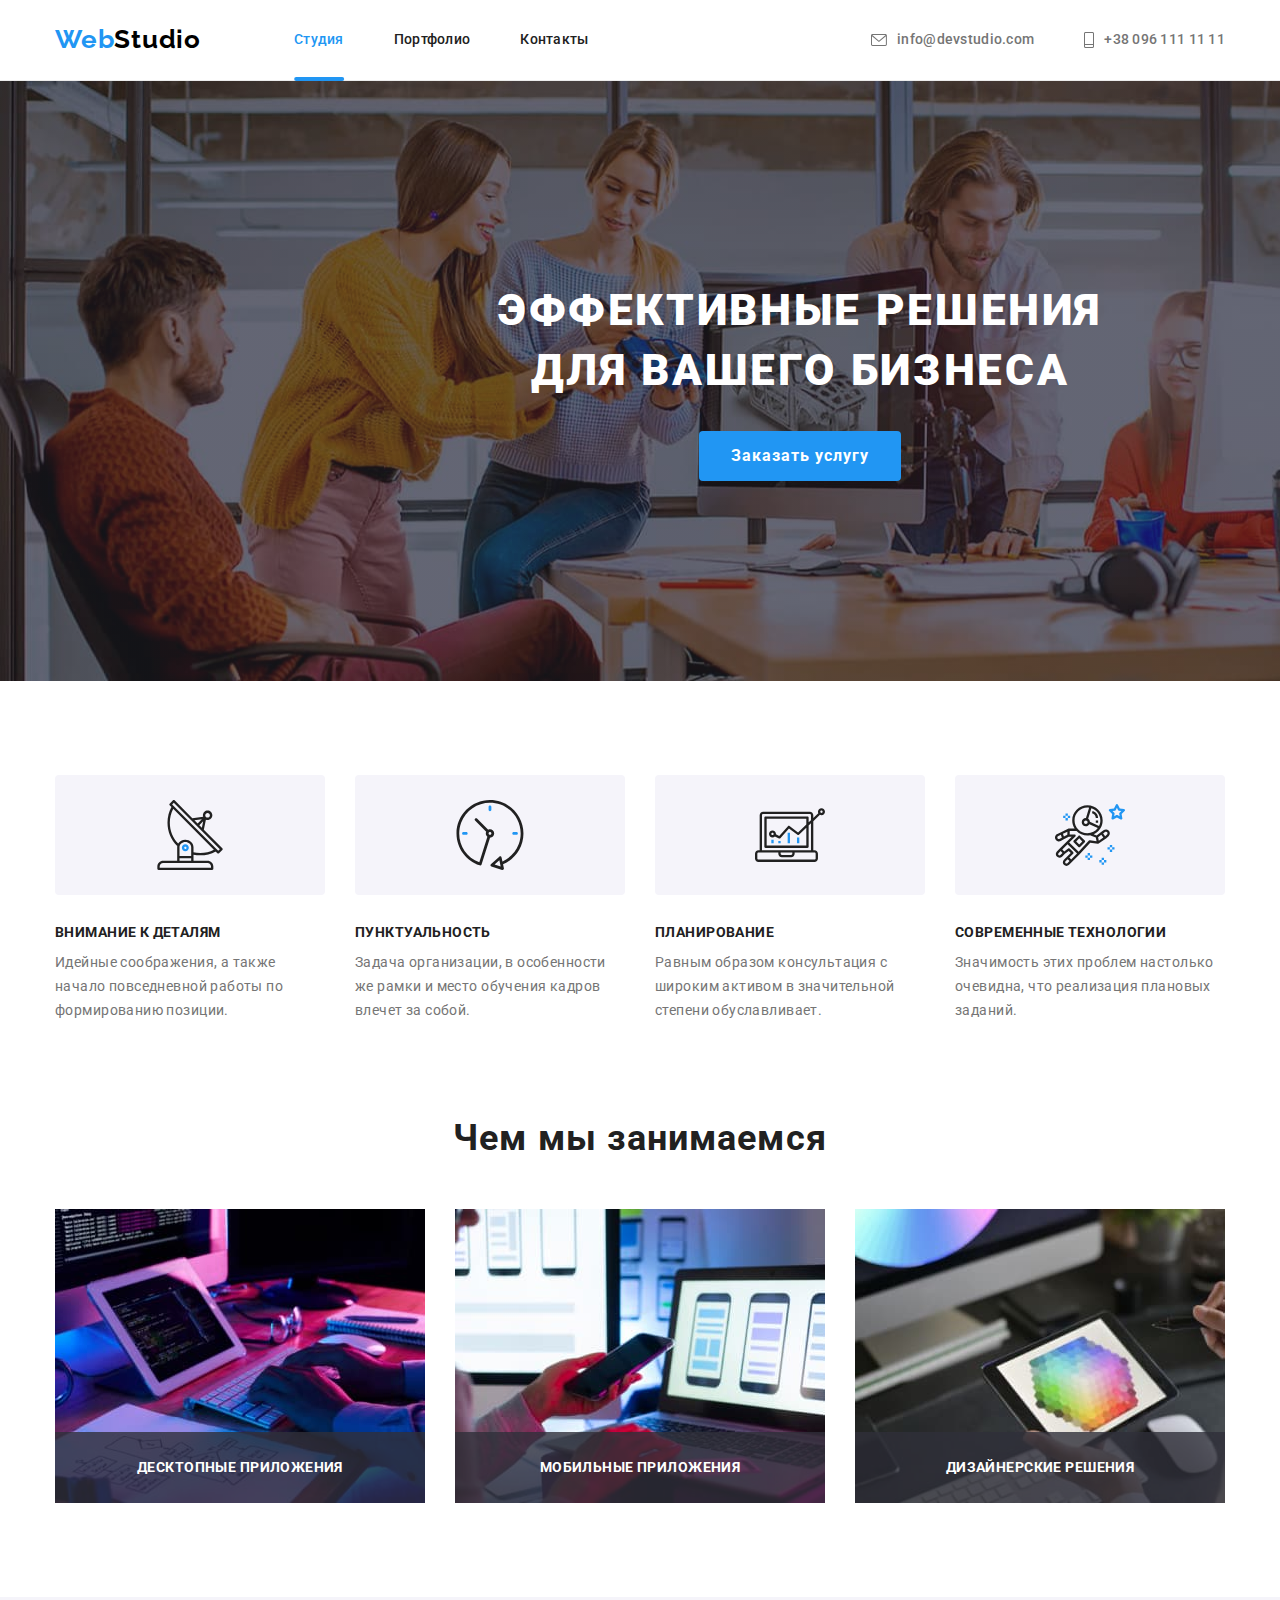
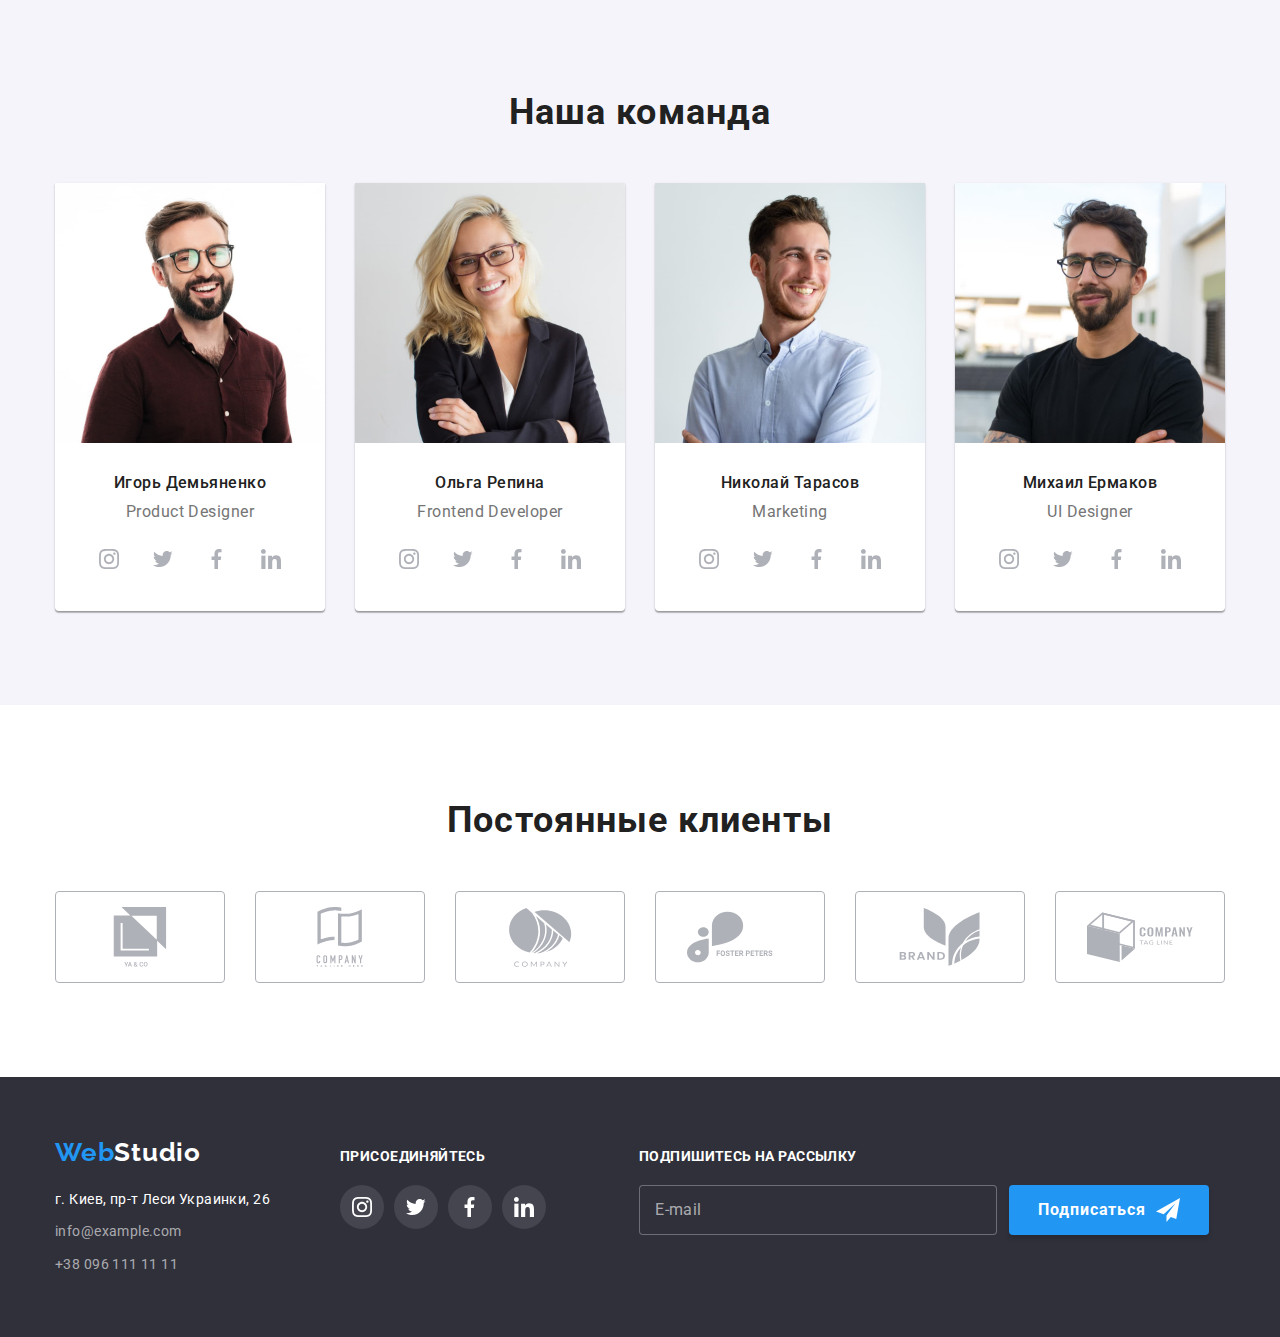
<file: index.html>
<!DOCTYPE html>
<html lang="ru">

<head>
  <meta charset="UTF-8" />
  <meta http-equiv="X-UA-Compatible" content="IE=edge" />
  <meta name="viewport" content="width=device-width, initial-scale=1.0" />
  <title>Студія</title>
  <link rel="preconnect" href="https://fonts.googleapis.com" />
  <link rel="preconnect" href="https://fonts.gstatic.com" crossorigin />
  <link href="https://fonts.googleapis.com/css2?family=Raleway:wght@700&family=Roboto:wght@400;500;700;900&display=swap"
    rel="stylesheet" />
  <link rel="stylesheet" href="https://cdnjs.cloudflare.com/ajax/libs/modern-normalize/1.1.0/modern-normalize.css" />

  <!-- <link rel="stylesheet" href="./css/common.css" /> -->
  <link rel="stylesheet" href="./css/styles.css" />
</head>

<body>
  <header class="header">
    <div class="container">
      <nav class="page-nav">
        <a lang="en" href="" class="logo list">Web<span>Studio</span></a>

        <ul class="site-nav list">
          <li class="item">
            <a href="" class="link current">Студия</a>
          </li>
          <li class="item">
            <a href="./portfolio.html" class="link">Портфолио</a>
          </li>
          <li class="item">
            <a href="" class="link">Контакты</a>
          </li>
        </ul>
      </nav>
      <div class="contacts list">
        <a lang="en" href="mailto:info@devstudio.com" class="link mail">
          <svg class="mail-icon">
            <use href="./images/symbol-defs.svg#icon-mail"></use>
          </svg>
          info@devstudio.com
        </a>
        <a href="tel:+380961111111" rel="noopener noreferrer" class="link tel">
          <svg class="tel-icon">
            <use href="./images/symbol-defs.svg#icon-phone"></use>
          </svg>
          +38 096 111 11 11
        </a>
      </div>
    </div>
  </header>
  <main>
    <section class="hero-heading">
      <div class="container">
        <h1 class="heading">Эффективные решения для вашего бизнеса</h1>
        <button data-modal-open type="button" class="hero-button">Заказать услугу</button>
      </div>
    </section>
    <section class="section">
      <div class="container">
        <ul class="text list">
          <li class="goals-card">
            <div class="container-goals">
              <svg class="icon-goals" width="70" height="70">
                <use href="./images/symbol-defs.svg#icon-antenna"></use>
              </svg>
            </div>
            <div class="goals-text">
              <h3 class="text-caption">Внимание к деталям</h3>
              <p class="text-content">
                Идейные соображения, а также начало повседневной работы по формированию позиции.
              </p>
            </div>
          </li>
          <li class="goals-card">
            <div class="container-goals">
              <svg class="icon-goals" width="70" height="70">
                <use href="./images/symbol-defs.svg#icon-clock"></use>
              </svg>
            </div>
            <div class="goals-text">
              <h3 class="text-caption">Пунктуальность</h3>
              <p class="text-content">
                Задача организации, в особенности же рамки и место обучения кадров влечет за
                собой.
              </p>
            </div>
          </li>
          <li class="goals-card">
            <div class="container-goals">
              <svg class="icon-goals" width="70" height="70">
                <use href="./images/symbol-defs.svg#icon-diagram"></use>
              </svg>
            </div>
            <div class="goals-text">
              <h3 class="text-caption">Планирование</h3>
              <p class="text-content">
                Равным образом консультация с широким активом в значительной степени
                обуславливает.
              </p>
            </div>
          </li>
          <li class="goals-card">
            <div class="container-goals">
              <svg class="icon-goals" width="70" height="70">
                <use href="./images/symbol-defs.svg#icon-astronaut"></use>
              </svg>
            </div>
            <div class="goals-text">
              <h3 class="text-caption">Современные технологии</h3>
              <p class="text-content">
                Значимость этих проблем настолько очевидна, что реализация плановых заданий.
              </p>
            </div>
          </li>
        </ul>
      </div>
    </section>
    <section>
      <div class="container">
        <h2 class="work-text">Чем мы занимаемся</h2>
        <ul class="pictures list">
          <li class="pictures-img">
            <img src="./images/pic1.jpg" alt="Результат на мониторе" width="370" height="294" />
            <p class="pictures-text">Десктопные приложения</p>
          </li>
          <li class="pictures-img">
            <img src="./images/pic2.jpg" alt="Результат на телефоне" width="370" height="294" />
            <p class="pictures-text">Мобильные приложения</p>
          </li>

          <li class="pictures-img">
            <img src="./images/pic3.jpg" alt="Результат на планшете" width="370" height="294" />
            <p class="pictures-text">Дизайнерские решения</p>
          </li>
        </ul>
      </div>
    </section>
    <section class="section team">
      <div class="container">
        <h2 class="team-heading">Наша команда</h2>
        <ul class="our-team-pic list">
          <li class="box">
            <img src="./images/pers1.jpg" alt="Игорь Демьяненко" width="270" height="260" />
            <div class="box-text">
              <h3 class="team-names">Игорь Демьяненко</h3>
              <p lang="en" class="team-prof">Product Designer</p>
              <ul class="team-net-links list">
                <li class="team-link-items">
                  <a href="" class="team-links">
                    <svg class="team-net" width="20" height="20">
                      <use href="./images/symbol-defs.svg#icon-instagram"></use>
                    </svg>
                  </a>
                </li>
                <li class="team-link-items">
                  <a href="" class="team-links">
                    <svg class="team-net" width="20" height="20">
                      <use href="./images/symbol-defs.svg#icon-twit"></use>
                    </svg>
                  </a>
                </li>
                <li class="team-link-items">
                  <a href="" class="team-links">
                    <svg class="team-net" width="20" height="20">
                      <use href="./images/symbol-defs.svg#icon-facebook"></use>
                    </svg>
                  </a>
                </li>
                <li class="team-link-items">
                  <a href="" class="team-links">
                    <svg class="team-net" width="20" height="20">
                      <use href="./images/symbol-defs.svg#icon-linkedin"></use>
                    </svg>
                  </a>
                </li>
              </ul>
            </div>
          </li>
          <li class="box">
            <img src="./images/pers2.jpg" alt="Ольга Репина" width="270" height="260" />
            <div class="box-text">
              <h3 class="team-names">Ольга Репина</h3>
              <p lang="en" class="team-prof">Frontend Developer</p>
              <ul class="team-net-links list">
                <li class="team-link-items">
                  <a href="" class="team-links">
                    <svg class="team-net" width="20" height="20">
                      <use href="./images/symbol-defs.svg#icon-instagram"></use>
                    </svg>
                  </a>
                </li>
                <li class="team-link-items">
                  <a href="" class="team-links">
                    <svg class="team-net" width="20" height="20">
                      <use href="./images/symbol-defs.svg#icon-twit"></use>
                    </svg>
                  </a>
                </li>
                <li class="team-link-items">
                  <a href="" class="team-links">
                    <svg class="team-net" width="20" height="20">
                      <use href="./images/symbol-defs.svg#icon-facebook"></use>
                    </svg>
                  </a>
                </li>
                <li class="team-link-items">
                  <a href="" class="team-links">
                    <svg class="team-net" width="20" height="20">
                      <use href="./images/symbol-defs.svg#icon-linkedin"></use>
                    </svg>
                  </a>
                </li>
              </ul>
            </div>
          </li>
          <li class="box">
            <img src="./images/pers3.jpg" alt="Николай Тарасов" width="270" height="260" />
            <div class="box-text">
              <h3 class="team-names">Николай Тарасов</h3>
              <p lang="en" class="team-prof">Marketing</p>
              <ul class="team-net-links list">
                <li class="team-link-items">
                  <a href="" class="team-links">
                    <svg class="team-net" width="20" height="20">
                      <use href="./images/symbol-defs.svg#icon-instagram"></use>
                    </svg>
                  </a>
                </li>
                <li class="team-link-items">
                  <a href="" class="team-links">
                    <svg class="team-net" width="20" height="20">
                      <use href="./images/symbol-defs.svg#icon-twit"></use>
                    </svg>
                  </a>
                </li>
                <li class="team-link-items">
                  <a href="" class="team-links">
                    <svg class="team-net" width="20" height="20">
                      <use href="./images/symbol-defs.svg#icon-facebook"></use>
                    </svg>
                  </a>
                </li>
                <li class="team-link-items">
                  <a href="" class="team-links">
                    <svg class="team-net" width="20" height="20">
                      <use href="./images/symbol-defs.svg#icon-linkedin"></use>
                    </svg>
                  </a>
                </li>
              </ul>
            </div>
          </li>

          <li class="box">
            <img src="./images/pers4.jpg" alt="Михаил Ермаков" width="270" height="260" />
            <div class="box-text">
              <h3 class="team-names">Михаил Ермаков</h3>
              <p lang="en" class="team-prof">UI Designer</p>
              <ul class="team-net-links list">
                <li class="team-link-items">
                  <a href="" class="team-links">
                    <svg class="team-net" width="20" height="20">
                      <use href="./images/symbol-defs.svg#icon-instagram"></use>
                    </svg>
                  </a>
                </li>
                <li class="team-link-items">
                  <a href="" class="team-links">
                    <svg class="team-net" width="20" height="20">
                      <use href="./images/symbol-defs.svg#icon-twit"></use>
                    </svg>
                  </a>
                </li>
                <li class="team-link-items">
                  <a href="" class="team-links">
                    <svg class="team-net" width="20" height="20">
                      <use href="./images/symbol-defs.svg#icon-facebook"></use>
                    </svg>
                  </a>
                </li>
                <li class="team-link-items">
                  <a href="" class="team-links">
                    <svg class="team-net" width="20" height="20">
                      <use href="./images/symbol-defs.svg#icon-linkedin"></use>
                    </svg>
                  </a>
                </li>
              </ul>
            </div>
          </li>
        </ul>
      </div>
    </section>
    <section class="clients">
      <div class="container clients-text">
        <h2 class="client-heading">Постоянные клиенты</h2>

        <ul class="client-list list">
          <li class="clients-list">
            <a href="" class="clients-a">
              <svg class="clients-net" alt="JA&co">
                <use href="./images/symbol-defs.svg#icon-Logo1"></use>
              </svg>
            </a>
          </li>
          <li class="clients-list">
            <a href="" class="clients-a">
              <svg class="clients-net" alt="JA&co">
                <use href="./images/symbol-defs.svg#icon-Logo2"></use>
              </svg>
            </a>
          </li>
          <li class="clients-list">
            <a href="" class="clients-a">
              <svg class="clients-net" alt="JA&co">
                <use href="./images/symbol-defs.svg#icon-Logo3"></use>
              </svg>
            </a>
          </li>
          <li class="clients-list">
            <a href="" class="clients-a">
              <svg class="clients-net" alt="JA&co">
                <use href="./images/symbol-defs.svg#icon-Logo4"></use>
              </svg>
            </a>
          </li>
          <li class="clients-list">
            <a href="" class="clients-a">
              <svg class="clients-net" alt="JA&co">
                <use href="./images/symbol-defs.svg#icon-Logo5"></use>
              </svg>
            </a>
          </li>
          <li class="clients-list">
            <a href="" class="clients-a">
              <svg class="clients-net" alt="JA&co">
                <use href="./images/symbol-defs.svg#icon-Logo6"></use>
              </svg>
            </a>
          </li>
        </ul>
      </div>
    </section>
    <footer class="footer-space">
      <div class="container">
        <div class="address-links footer-content">
          <a lang="en" href="" class="footer-logo list">Web<span>Studio</span></a>
          <address>
            <ul class="address list">
              <li class="address-map">
                <a href="https://bit.ly/3pXMvUd" target="_blank" rel="noopener noreferrer" class="address-link">г. Киев,
                  пр-т Леси Украинки, 26</a>
              </li>
              <li class="address-map">
                <a lang="en" href="mailto:info@devstudio.com" class="link">info@example.com</a>
              </li>
              <li class="address-map">
                <a href="tel:+380961111111" class="link">+38 096 111 11 11</a>
              </li>
            </ul>
          </address>
        </div>
        <div class="networks-footer footer-content">
          <p class="footer-link-word">присоединяйтесь</p>
          <ul class="footer-links list">
            <li class="footer-link-item">
              <a href="" class="footer-soc-link">
                <svg class="footer-net" width="20" height="20">
                  <use href="./images/symbol-defs.svg#icon-instagram"></use>
                </svg>
              </a>
            </li>
            <li class="footer-link-item">
              <a href="" class="footer-soc-link">
                <svg class="footer-net" width="20" height="20">
                  <use href="./images/symbol-defs.svg#icon-twit"></use>
                </svg>
              </a>
            </li>
            <li class="footer-link-item">
              <a href="" class="footer-soc-link">
                <svg class="footer-net" width="20" height="20">
                  <use href="./images/symbol-defs.svg#icon-facebook"></use>
                </svg>
              </a>
            </li>
            <li class="footer-link-item">
              <a href="" class="footer-soc-link">
                <svg class="footer-net" width="20" height="20">
                  <use href="./images/symbol-defs.svg#icon-linkedin"></use>
                </svg>
              </a>
            </li>
          </ul>
        </div>
        <div class="mailing">
          <p lang="ru" class="mailing-text">Подпишитесь на рассылку</p>
          <form class="form">
            <div class="form-field">
              <input class="input-email" type="email" name="email" id="email" placeholder=" " />
              <label class="email" for="email">E-mail </label>
            </div>
            <button class="button-submit" type="submit">
              Подписаться
              <svg class="icon-submit" width="24" height="24">
                <use href="./images/symbol-defs.svg#icon-plane"></use>
              </svg>
            </button>
          </form>
        </div>
      </div>
    </footer>


    <!-- ------------------Modal window------------------- -->


    <div data-modal class="backdrop is-hidden">
      <div class="modal">
        <h3 class="modal-header">Оставьте свои данные, мы вам перезвоним</h3>

        <form>
          <button class="modal-close-bt" data-modal-close type="button">
            <svg class="" width="18" height="18">
              <use href="./images/symbol-defs.svg#icon-close-black-18dp-2-1"></use>
            </svg>
          </button>
          <div class="modal-fields">
            <div class="modal-field">
              <label class="modal-label" for="name">Имя </label>
              <div class="modal-input-wrap">
                <input class="modal-input" type="name" name="name" required />
                <svg class="modal-icon" width="18" height="18">
                  <use href="./images/symbol-defs.svg#icon-person"></use>
                </svg>
              </div>
            </div>
            <div class="modal-field">
              <label class="modal-label" for="tel">Телефон </label>
              <div class="modal-input-wrap">
                <input class="modal-input" type="tel" name="tel" id="tel" placeholder=" " required />
                <svg class="modal-icon" width="18" height="18">
                  <use href="./images/symbol-defs.svg#icon-phone"></use>
                </svg>
              </div>
            </div>
            <div class="modal-field">
              <label class="modal-label" for="email">Почта </label>
              <div class="modal-input-wrap">
                <input class="modal-input" type="email" name="mail" id="mail" placeholder=" " />
                <svg class="modal-icon" width="18" height="18">
                  <use href="./images/symbol-defs.svg#icon-email"></use>
                </svg>
              </div>
            </div>
            <div class="modal-field">
              <label class="modal-label" for="coment">Комментарий </label>

              <textarea class="modal-input-text" name="coment" id="coment" placeholder="Введите текст"
                required></textarea>
            </div>
          </div>

          <!-- ---------------Check box----------------------- -->


          <div class="modal-checkbox-form">
            <label class="modal-checkbox">
              <input class="checkbox" type="checkbox" name="agreement" value="checkbox" required />
              <span class="checkbox-icon"></span>

              <p class="modal-text-agreement">Соглашаюсь с рассылкой и принимаю</p>

            </label>

            <a class="agreement-style" href="">Условия договора</a>
          </div>
          <button class="modal-button">Отправить</button>
        </form>
      </div>
    </div>
  </main>
  <script src="./js/modal.js"></script>
</body>

</html>
</file>
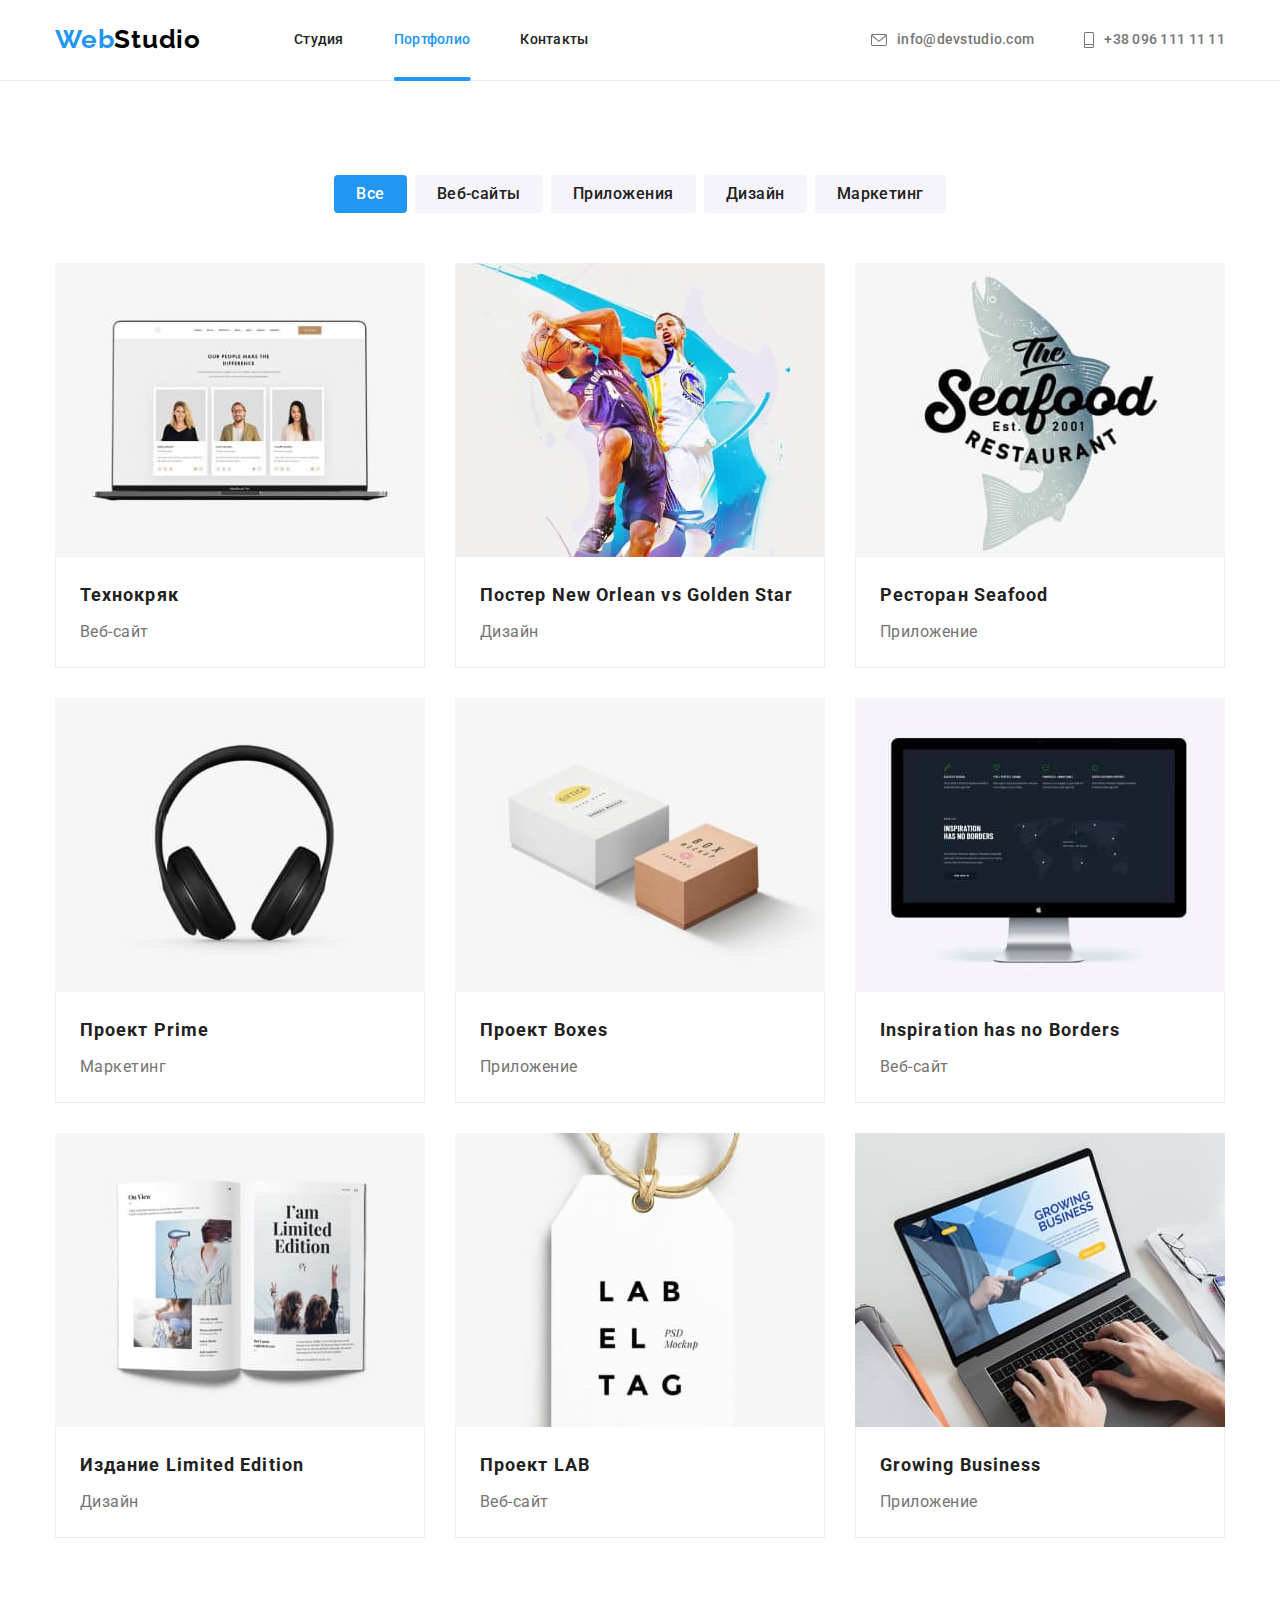
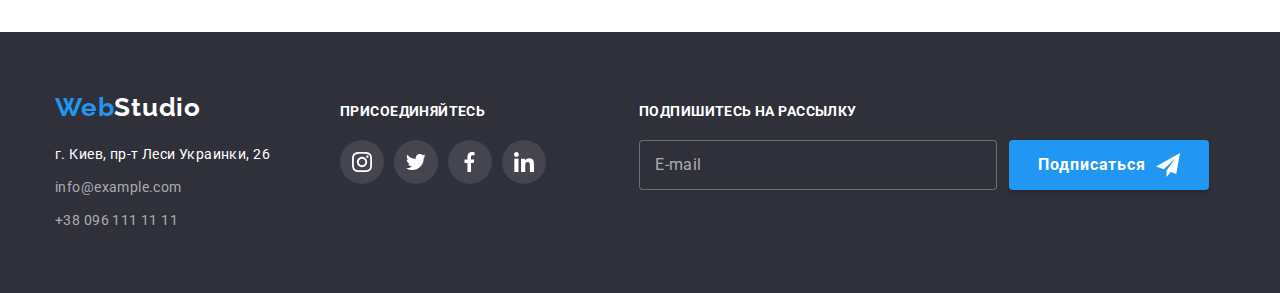
<file: portfolio.html>
<!DOCTYPE html>
<html lang="ru">

<head>
  <meta charset="UTF-8" />
  <meta http-equiv="X-UA-Compatible" content="IE=edge" />
  <meta name="viewport" content="width=device-width, initial-scale=1.0" />
  <title>Студія</title>
  <link rel="preconnect" href="https://fonts.googleapis.com" />
  <link rel="preconnect" href="https://fonts.gstatic.com" crossorigin />
  <link href="https://fonts.googleapis.com/css2?family=Raleway:wght@700&family=Roboto:wght@400;500;700;900&display=swap"
    rel="stylesheet" />
  <link rel="stylesheet" href="https://cdnjs.cloudflare.com/ajax/libs/modern-normalize/1.1.0/modern-normalize.css" />

  <link rel="stylesheet" href="./css/styles.css" />
</head>

<body>
  <header class="header">
    <div class="container">
      <nav class="page-nav">
        <a lang="en" href="" class="logo list">Web<span>Studio</span></a>

        <ul class="site-nav list">
          <li class="item">
            <a href="./index.html" class="link">Студия</a>
            <div class="link-line"></div>
          </li>
          <li class="item">
            <a href="" class="link current">Портфолио</a>
          </li>
          <li class="item">
            <a href="" class="link">Контакты</a>
          </li>
        </ul>
      </nav>
      <div class="contacts list">
        <a lang="en" href="mailto:info@devstudio.com" class="link mail">
          <svg class="mail-icon">
            <use href="./images/symbol-defs.svg#icon-mail"></use>
          </svg>
          info@devstudio.com
        </a>
        <a href="tel:+380961111111" rel="noopener noreferrer" class="link tel">
          <svg class="tel-icon">
            <use href="./images/symbol-defs.svg#icon-phone"></use>
          </svg>
          +38 096 111 11 11
        </a>
      </div>
  </header>
  <main>
    <section class="section">
      <div class="container">

        <ul class="list list-button">
          <li class="button-item">
            <button type="button" class="button-portfolio current">Все</button>

          </li>

          <li class="button-item">
            <button type="button" class="button-portfolio">Веб-сайты</button>

          </li>
          <li class="button-item">
            <button type="button" class="button-portfolio">Приложения</button>
          </li>

          <li class="button-item">
            <button type="button" class="button-portfolio">Дизайн</button>

          </li>

          <li class="button-item">
            <button type="button" class="button-portfolio">Маркетинг</button>

          </li>

        </ul>
        <!-- all chapters table -->

        <ul class="profile list">
          <li class="profile-box">

            <a href="" class="profile-card">
              <div class="card-fone">
                <img src="./images/portf1.jpg" alt="techno_crack" width="370" height="294">
                </img>
                <div class="card-overlay">
                  <p class="profile-hover">Ресурс предлагает комплексные предложения с разным уровнем функционала и
                    сервисов. Все это позволит посетителю получить исчерпывающие сведения о компании или частном лице.
                  </p>
                </div>
              </div>
              <div class="title-text">
                <h3 class="profile-box-title">
                  Технокряк
                </h3>
                <p class="profile-box-text">Веб-сайт</p>
              </div>
            </a>
          </li>
          <li class="profile-box">
            <a href="" class="profile-card">
              <div class="card-fone">
                <img src="./images/portf2.jpg" alt="poster" width="370" height="294">
                </img>
                <div class="card-overlay">
                  <p class="profile-hover">Ресурс предлагает комплексные предложения с разным уровнем функционала и
                    сервисов. Все это позволит посетителю получить исчерпывающие сведения о компании или частном лице.
                  </p>
                </div>

              </div>

              <div class="title-text">
                <h3 class="profile-box-title" lang="en">
                  Постер New Orlean vs Golden Star
                </h3>
                <p class="profile-box-text">Дизайн</p>
              </div>
            </a>
          </li>
          <li class="profile-box">
            <a href="" class="profile-card">
              <div class="card-fone">
                <img src="./images/portf3.jpg" alt="restaurant lable" width="370" height="294">
                </img>
                <div class="card-overlay">
                  <p class="profile-hover">Ресурс предлагает комплексные предложения с разным уровнем функционала и
                    сервисов. Все это позволит посетителю получить исчерпывающие сведения о компании или частном лице.
                  </p>
                </div>
              </div>

              <div class="title-text">
                <h3 class="profile-box-title">
                  Ресторан Seafood
                </h3>
                <p class="profile-box-text">Приложение</p>
              </div>
            </a>
          </li>
          <li class="profile-box">
            <a href="" class="profile-card">
              <div class="card-fone">
                <img src="./images/portf4.jpg" alt="headphone" width="370" height="294">
                </img>
                <div class="card-overlay">
                  <p class="profile-hover">Ресурс предлагает комплексные предложения с разным уровнем функционала и
                    сервисов. Все это позволит посетителю получить исчерпывающие сведения о компании или частном лице.
                  </p>
                </div>
              </div>
              <div class="title-text">
                <h3 class="profile-box-title">
                  Проект Prime
                </h3>
                <p class="profile-box-text">Маркетинг</p>
              </div>
            </a>
          </li>
          <li class="profile-box">
            <a href="" class="profile-card">
              <div class="card-fone">
                <img src="./images/portf5.jpg" alt="boxes" width="370" height="294">
                </img>
                <div class="card-overlay">
                  <p class="profile-hover">Ресурс предлагает комплексные предложения с разным уровнем функционала и
                    сервисов. Все это позволит посетителю получить исчерпывающие сведения о компании или частном лице.
                  </p>
                </div>
              </div>
              <div class="title-text">
                <h3 class="profile-box-title">
                  Проект Boxes
                </h3>
                <p class="profile-box-text">Приложение</p>
              </div>
            </a>
          </li>
          <li class="profile-box">
            <a href="" class="profile-card">
              <div class="card-fone">
                <img src="./images/portf6.jpg" alt="techno_crack" width="370" height="294">
                </img>
                <div class="card-overlay">
                  <p class="profile-hover">Ресурс предлагает комплексные предложения с разным уровнем функционала и
                    сервисов. Все это позволит посетителю получить исчерпывающие сведения о компании или частном лице.
                  </p>
                </div>
              </div>
              <div class="title-text">
                <h3 class="profile-box-title" lang="en">
                  Inspiration has no Borders
                </h3>
                <p class="profile-box-text">Веб-сайт</p>
              </div>
            </a>
          </li>
          <li class="profile-box">
            <a href="" class="profile-card">
              <div class="card-fone">
                <img src="./images/portf7.jpg" alt="magazine" width="370" height="294">
                </img>
                <div class="card-overlay">
                  <p class="profile-hover">Ресурс предлагает комплексные предложения с разным уровнем функционала и
                    сервисов. Все это позволит посетителю получить исчерпывающие сведения о компании или частном лице.
                  </p>
                </div>
              </div>
              <div class="title-text">
                <h3 class="profile-box-title" lang="en">
                  Издание Limited Edition
                </h3>
                <p class="profile-box-text">Дизайн</p>
              </div>
            </a>
          </li>
          <li class="profile-box">
            <a href="" class="profile-card">
              <div class="card-fone">
                <img src="./images/portf8.jpg" alt="label" width="370" height="294">
                </img>
                <div class="card-overlay">
                  <p class="profile-hover">Ресурс предлагает комплексные предложения с разным уровнем функционала и
                    сервисов. Все это позволит посетителю получить исчерпывающие сведения о компании или частном лице.
                  </p>
                </div>
              </div>
              <div class="title-text">
                <h3 class="profile-box-title">
                  Проект LAB
                </h3>
                <p class="profile-box-text">Веб-сайт</p>
              </div>
            </a>
          </li>
          <li class="profile-box">
            <a href="" class="profile-card">
              <div class="card-fone">
                <img src="./images/portf9.jpg" alt="laptop" width="370" height="294">
                </img>
                <div class="card-overlay">
                  <p class="profile-hover">Ресурс предлагает комплексные предложения с разным уровнем функционала и
                    сервисов. Все это позволит посетителю получить исчерпывающие сведения о компании или частном лице.
                  </p>
                </div>
              </div>
              <div class="title-text">
                <h3 class="profile-box-title" lang="en">
                  Growing Business
                </h3>
                <p class="profile-box-text">Приложение</p>
              </div>
            </a>
          </li>
        </ul>
      </div>
    </section>
    <footer class="footer-space">
      <div class="container">
        <div class="address-links footer-content">
          <a lang="en" href="" class="footer-logo list">Web<span>Studio</span></a>
          <address>
            <ul class="address list">
              <li class="address-map">
                <a href="https://bit.ly/3pXMvUd" target="_blank" rel="noopener noreferrer" class="address-link">г. Киев,
                  пр-т Леси Украинки, 26</a>
              </li>
              <li class="address-map">
                <a lang="en" href="mailto:info@devstudio.com" class="link">info@example.com</a>
              </li>
              <li class="address-map">
                <a href="tel:+380961111111" class="link">+38 096 111 11 11</a>
              </li>
            </ul>
          </address>
        </div>
        <div class="networks-footer footer-content">
          <p class="footer-link-word">присоединяйтесь</p>
          <ul class="footer-links list">
            <li class="footer-link-item">
              <a href="" class="footer-soc-link">
                <svg class="footer-net" width="20" height="20">
                  <use href="./images/symbol-defs.svg#icon-instagram"></use>
                </svg>
              </a>
            </li>
            <li class="footer-link-item">
              <a href="" class="footer-soc-link">
                <svg class="footer-net" width="20" height="20">
                  <use href="./images/symbol-defs.svg#icon-twit"></use>
                </svg>
              </a>
            </li>
            <li class="footer-link-item">
              <a href="" class="footer-soc-link">
                <svg class="footer-net" width="20" height="20">
                  <use href="./images/symbol-defs.svg#icon-facebook"></use>
                </svg>
              </a>
            </li>
            <li class="footer-link-item">
              <a href="" class="footer-soc-link">
                <svg class="footer-net" width="20" height="20">
                  <use href="./images/symbol-defs.svg#icon-linkedin"></use>
                </svg>
              </a>
            </li>
          </ul>
        </div>
        <div class="mailing">
          <p lang="ru" class="mailing-text">Подпишитесь на рассылку</p>
          <form class="form">
            <div class="form-field">
              <input class="input-email" type="email" name="email" id="email" placeholder=" " required />
              <label class="email" for="email">E-mail </label>
            </div>
            <button class="button-submit" type="submit">
              Подписаться
              <svg class="icon-submit" width="24" height="24">
                <use href="./images/symbol-defs.svg#icon-plane"></use>
              </svg>
            </button>
          </form>
        </div>
      </div>
    </footer>

  </main>
</body>

</html>
</file>
<file: css/styles.css>
/* html {
    box-sizing: border-box;
} */

*,
*::before,
*::after {
  box-sizing: border-box;
}

p,
h1,
h2,
h3,
h4,
h5,
h6 {
  margin: 0;
  padding: 0;
}
ul {
  margin: 0;
  padding-left: 0;
}
img {
  display: block;
}

:root {
  --main-bg-color: #ffffff;
  --footer-bg-color: #2f303a;
  --line-under-hero: #ececec;
  --team-bg-card: #afb1b8;

  --title-color: #212121;
  --main-text-color: #757575;
  --hero-heading-color: #ffffff;
  --hero-bg-color: #c4c4c4;
  --hero-button-bg: #188ce8;
  --team-bg: #f5f4fa;
  --section-team-bg: #ffffff;

  --active-color: #2196f3;
  --active-color-letters: #ffffff;

  --logo-header-color: #000000;
  --logo-footer-color: #ffffff;

  --address-link-color: #757575;
  --address-maplink-color: #ffffff;
  --footer-address-link-color: rgba(255, 255, 255, 0.6);
  --contacts-link-color: #757575;

  --nav-button-color: #212121;
  --portfolio-bt: #212121;
  --portfolio-bt-bg: #f5f4fa;

  --team-name-color: #212121;

  --mb-text: 10px;

  --portfolio-title-text: #eeeeee;
}

/* -----------------------------main body------------ */
body {
  font-family: Roboto, sans-serif;
  color: var(--main-text-color);
  background-color: var(--main-bg-color);
}

.list {
  list-style: none;
  text-decoration: none;
}
.container {
  width: 1200px;
  margin: auto;
  padding-left: 15px;
  padding-right: 15px;
}
/* --------------------header-logo----------------------- */
.logo {
  font-family: 'Raleway';
  font-style: normal;
  font-weight: 700;
  font-size: 26px;
  line-height: 1.19;
  letter-spacing: 0.03em;
  color: var(--active-color);

  display: block;
  padding-top: 24px;
  padding-bottom: 25px;
}

.logo > span {
  color: var(--logo-header-color);
}

/*-------------------------- footer styles ---------------------*/
.footer-space .container {
  display: flex;
}
.footer-space {
  background-color: var(--footer-bg-color);
  padding-bottom: 60px;
  padding-top: 60px;
  padding-left: 0;
  display: flex;

  align-items: flex-start;
}
/* ---------------------------footer-logo---------------------- */
.footer-logo {
  font-family: 'Raleway';
  font-style: normal;
  font-weight: 700;
  font-size: 26px;
  line-height: 1.19;
  letter-spacing: 0.03em;

  color: var(--active-color);

  display: inline-block;
  padding-left: 0;
  margin-bottom: 20px;
}

.footer-logo > span {
  color: var(--logo-footer-color);
}
/* -------------------------footer address links----------------- */
.address .link {
  list-style: none;
  text-decoration: none;
  font-style: normal;
  color: var(--footer-address-link-color);
  font-size: 14px;
  font-weight: 400;
  line-height: 1.71;
  letter-spacing: 0.03em;

  padding-left: 0;

  transition-duration: 250ms;
  transition-timing-function: cubic-bezier(0.4, 0, 0.2, 1);
}

.address-link {
  color: var(--address-maplink-color);
  font-style: normal;
  text-decoration: none;
  font-weight: 400;
  font-size: 14px;
  line-height: 1.71;
  letter-spacing: 0.03em;

  margin-bottom: 9px;
  display: block;
  transition-duration: 250ms;
  transition-timing-function: cubic-bezier(0.4, 0, 0.2, 1);
}

.address .address-map:not(:last-child) {
  margin-bottom: 9px;
}

.address .link:hover,
.address .link:focus,
.address-link:hover,
.address-link:focus {
  color: var(--active-color);
  text-decoration: none;
}
.footer-link-word {
  color: var(--active-color-letters);
  font-style: normal;
  font-family: 'Roboto';

  text-transform: uppercase;

  font-weight: 700;
  font-size: 14px;
  line-height: 1.14;
  letter-spacing: 0.03em;

  margin-bottom: 20px;
}
.footer-soc-link {
  width: 44px;
  height: 44px;
  display: flex;
  border-radius: 50%;

  background-color: rgba(255, 255, 255, 0.1);
  justify-content: center;
  align-items: center;
  transition-duration: 250ms;
  transition-timing-function: cubic-bezier(0.4, 0, 0.2, 1);
}
.footer-net {
  fill: var(--active-color-letters);
}

.footer-link-item + .footer-link-item {
  margin-left: 10px;
}

.footer-links {
  display: flex;
}
.networks-footer {
  display: inline-block;
  align-items: baseline;
  position: inherit;
  margin-top: 12px;
  margin-right: 93px;
}
.footer-content {
  float: left;
  align-items: baseline;
}

.footer-soc-link:hover,
.footer-soc-link:focus {
  background-color: var(--active-color);
}
.address-links {
  display: inline-block;
}
.address-links {
  margin-right: 70px;
}
/* ----------------------------mailing----------------------------------- */
.mailing-text {
  font-style: normal;
  font-weight: 700;
  font-size: 14px;
  line-height: 1.14;
  letter-spacing: 0.03em;
  text-transform: uppercase;

  color: var(--active-color-letters);
  margin-bottom: 20px;
}
.input-email {
  width: 358px;
  height: 50px;
  padding: 0;
  border: 0;
  border-radius: 4px;
  padding-left: 16px;
  font: inherit;
  border: 1px solid rgba(255, 255, 255, 0.3);
  background-color: var(--footer-bg-color);
  color: var(--active-color-letters);
}
.form-field {
  position: relative;
  margin-right: 12px;

  display: inline-block;
  align-items: baseline;
}
.email {
  font-style: normal;
  font-weight: 400;
  font-size: 16px;
  line-height: 1.25;
  letter-spacing: 0.03em;

  color: rgba(255, 255, 255, 0.6);

  position: absolute;
  top: 50%;
  left: 16px;
  transform: translateY(-50%);

  transition-duration: 250ms;
  transition-timing-function: cubic-bezier(0.4, 0, 0.2, 1);
}

.mailing {
  display: inline-block;
  align-items: baseline;
  position: inherit;
  margin-top: 12px;
}
.input-email:focus + .email,
.input-email:not(:placeholder-shown) + .email {
  transform: translateY(-45px);
}
.button-submit {
  display: inline-flex;

  position: absolute;
  width: 200px;
  height: 50px;
  border: 0;

  background: var(--active-color);
  box-shadow: 0px 4px 4px rgba(0, 0, 0, 0.15);
  border-radius: 4px;

  font-style: normal;
  font-weight: 700;
  font-size: 16px;
  line-height: 1.88;

  align-items: center;
  text-align: center;
  letter-spacing: 0.06em;

  color: var(--active-color-letters);
  align-items: center;
  justify-content: center;
  padding: 0px;

  transition-duration: 250ms;
  transition-timing-function: cubic-bezier(0.4, 0, 0.2, 1);
  cursor: pointer;
}
.icon-submit {
  fill: var(--active-color-letters);
  margin-left: 10px;

  transition-duration: 250ms;
  transition-timing-function: cubic-bezier(0.4, 0, 0.2, 1);
}
.button-submit:hover,
.button-submit:focus {
  background-color: var(--hero-button-bg);
}
/* --------------------------header main navigation -----------------*/
.header {
  border-bottom: 1px solid var(--line-under-hero);
}

.header .container {
  display: flex;
  align-items: center;
}

.site-nav {
  display: flex;
  padding-left: 93px;
}
.site-nav .item {
  display: block;
  text-align: center;
}
.site-nav .link {
  padding-bottom: 32px;
  padding-top: 32px;

  transition-duration: 250ms;
  transition-timing-function: cubic-bezier(0.4, 0, 0.2, 1);
}
.site-nav .item:not(:last-child) {
  margin-right: 50px;
}
.mail-icon {
  width: 16px;
  height: 12px;
  margin-right: 10px;
  fill: var(--address-link-color);
  transition-duration: 250ms;
  transition-timing-function: cubic-bezier(0.4, 0, 0.2, 1);
}
.tel-icon {
  width: 10px;
  height: 16px;
  margin-right: 10px;
  fill: var(--address-link-color);
  transition-duration: 250ms;
  transition-timing-function: cubic-bezier(0.4, 0, 0.2, 1);
}

.page-nav {
  display: flex;
}

.site-nav .link {
  display: block;

  color: var(--nav-button-color);
  text-decoration: none;
  font-family: inherit;
  font-style: normal;
  font-weight: 500;
  font-size: 14px;
  line-height: 1.14;
  letter-spacing: 0.02em;

  cursor: pointer;
  transition-duration: 250ms;
  transition-timing-function: cubic-bezier(0.4, 0, 0.2, 1);
}
.contacts.list {
  display: inline-flex;
}

.site-nav .link:hover,
.site-nav .link:focus,
.site-nav .link.current,
.site-nav .link.current.link::after {
  color: var(--active-color);
  opacity: 1;
}
.contacts .link:hover,
.contacts .link:focus {
  color: var(--active-color);
}

.mail:hover .mail-icon,
.mail:focus .mail-icon {
  fill: var(--active-color);
}

.tel:hover .tel-icon,
.tel:focus .tel-icon {
  fill: var(--active-color);
}
.contacts .link {
  color: var(--contacts-link-color);
  font-family: inherit;
  list-style: none;
  text-decoration: none;
  font-weight: 500;
  font-size: 14px;
  line-height: 1.14;
  letter-spacing: 0.02em;

  display: flex;
  align-items: center;
  padding-top: 32px;
  padding-bottom: 32px;

  transition-duration: 250ms;
  transition-timing-function: cubic-bezier(0.4, 0, 0.2, 1);
}

.contacts {
  margin-left: auto;
  align-items: center;
}
.contacts .mail {
  margin-right: 50px;
}
.site-nav .link {
  position: relative;
  display: inline-block;
}
.site-nav .link::after {
  content: '';
  position: absolute;
  background: var(--active-color);
  border-radius: 2px;
  width: 100%;
  height: 4px;
  left: 50%;
  bottom: -1px;
  transform: translateX(-50%);
  opacity: 0;
}

/*--------------------------------hero sections ------------------ */

.hero-heading {
  background-color: var(--hero-bg-color);
  padding-top: 200px;
  padding-bottom: 200px;
  text-align: center;

  background-image: linear-gradient(rgba(47, 48, 58, 0.4), rgba(47, 48, 58, 0.4)),
    url(../images/heroBG-pic.jpg);
  background-repeat: no-repeat;
  width: 1600px;

  margin-left: auto;
  margin-right: auto;
}
.heading {
  color: var(--hero-heading-color);
  text-align: center;
  letter-spacing: 0.06em;
  text-transform: uppercase;
  line-height: 1.36;
  font-weight: 900;
  font-size: 44px;

  width: 696px;
  margin-left: auto;
  margin-right: auto;

  margin-bottom: 30px;
}
.hero-button {
  border-radius: 4px;
  border: 0;
  padding: 10px 32px;
  min-width: 200px;
  align-items: center;

  font-family: inherit;
  color: var(--active-color-letters);
  background-color: var(--active-color);

  font-weight: 700;
  font-size: 16px;
  line-height: 1.88;
  letter-spacing: 0.06em;

  cursor: pointer;
  transition-duration: 250ms;
  transition-timing-function: cubic-bezier(0.4, 0, 0.2, 1);
}
.hero-button:hover,
.hero-button:focus {
  background-color: var(--hero-button-bg);
}

/* -------------------our goals text------------ */

.text.list {
  display: flex;
}
.container-goals {
  display: flex;

  justify-content: center;
  align-items: center;
  width: 270px;
  height: 120px;
  border-radius: 4px;
  background-color: var(--portfolio-bt-bg);
}

.text-content {
  max-width: 270px;
}
.goals-card:not(:last-child) {
  margin-right: 30px;
}
.goals-text {
  padding-top: 30px;
}

.text-caption {
  color: var(--title-color);
  font-weight: 700;
  font-size: 14px;
  line-height: 1.14;
  letter-spacing: 0.03em;
  text-transform: uppercase;

  margin-bottom: var(--mb-text);
}
.text-content {
  line-height: 1.71;
  letter-spacing: 0.03em;
  font-size: 14px;
}
/* ---------------what we are doing----------------- */
.work-text {
  font-weight: 700;
  font-size: 36px;
  line-height: 42px;
  text-align: center;
  letter-spacing: 0.03em;

  color: var(--title-color);

  margin-bottom: 50px;
}

.pictures {
  display: flex;
  padding-bottom: 94px;
}

.pictures .pictures-img:not(:last-child) {
  margin-right: 30px;
}

.pictures-img {
  position: relative;
}

.pictures-text {
  position: absolute;
  text-align: center;
  font-weight: 700;
  font-style: bold;
  font-size: 14px;
  letter-spacing: 0.03em;
  text-transform: uppercase;
  justify-content: center;
  width: 370px;
  padding-top: 27px;
  padding-bottom: 27px;
  bottom: 0px;

  color: var(--active-color-letters);
  background-color: rgba(47, 48, 58, 0.8);
}

/* ---------------------our team------------------- */
.section.team {
  background-color: var(--team-bg);
}

.our-team-pic {
  display: flex;
  margin-top: 50px;
}

.our-team-pic .box:not(:last-child) {
  margin-right: 30px;
}

.section-team .box {
  background-color: var(--section-team-bg);
}

.team-heading {
  font-weight: 700;
  font-size: 36px;
  line-height: 42px;
  text-align: center;
  letter-spacing: 0.03em;

  color: var(--title-color);
}

.team-names {
  font-weight: 500;
  font-size: 16px;
  line-height: 19px;
  text-align: center;
  letter-spacing: 0.03em;

  color: var(--team-name-color);

  margin-bottom: var(--mb-text);
}

.box {
  box-shadow: 0px 1px 3px rgba(0, 0, 0, 0.12), 0px 1px 1px rgba(0, 0, 0, 0.14),
    0px 2px 1px rgba(0, 0, 0, 0.2);
  border-radius: 0px 0px 4px 4px;
  background-color: var(--active-color-letters);
}

.box-text {
  padding-top: 30px;
  padding-bottom: 30px;
}

.team-prof {
  font-size: 16px;
  line-height: 19px;
  text-align: center;
  letter-spacing: 0.03em;
  margin-bottom: 16px;
}

.team-net {
  fill: var(--team-bg-card);
  transition-duration: 250ms;
  transition-timing-function: cubic-bezier(0.4, 0, 0.2, 1);
}

.team-net-links {
  display: flex;
  justify-content: center;
}

.team-links {
  width: 44px;
  height: 44px;
  display: flex;
  border-radius: 50%;

  justify-content: center;
  align-items: center;
  transition-duration: 250ms;
  transition-timing-function: cubic-bezier(0.4, 0, 0.2, 1);
}

.team-links:hover,
.team-links:focus {
  background-color: var(--active-color);
}

.team-link-items:hover .team-net,
.team-link-items:focus .team-net {
  fill: var(--active-color-letters);
}

.team-link-items + .team-link-items {
  margin-left: 10px;
}
/* ---------------------our team------------------- */
.section.team {
  background-color: var(--team-bg);
  padding-bottom: 94px;
}

.our-team-pic {
  display: flex;
  margin-top: 50px;
}
.our-team-pic .box:not(:last-child) {
  margin-right: 30px;
}
.section-team .box {
  background-color: var(--section-team-bg);
}
.team-heading {
  font-weight: 700;
  font-size: 36px;
  line-height: 42px;
  text-align: center;
  letter-spacing: 0.03em;

  color: var(--title-color);
}
.team-names {
  font-weight: 500;
  font-size: 16px;
  line-height: 19px;
  text-align: center;
  letter-spacing: 0.03em;

  color: var(--team-name-color);

  margin-bottom: var(--mb-text);
}
.box {
  box-shadow: 0px 1px 3px rgba(0, 0, 0, 0.12), 0px 1px 1px rgba(0, 0, 0, 0.14),
    0px 2px 1px rgba(0, 0, 0, 0.2);
  border-radius: 0px 0px 4px 4px;
  background-color: var(--active-color-letters);
}
.box-text {
  padding-top: 30px;
  padding-bottom: 30px;
}
.team-prof {
  font-size: 16px;
  line-height: 19px;
  text-align: center;
  letter-spacing: 0.03em;
  margin-bottom: 16px;
}
.team-net {
  fill: var(--team-bg-card);
}
.team-net-links {
  display: flex;
  justify-content: center;
}
.team-links {
  width: 44px;
  height: 44px;
  display: flex;
  border-radius: 50%;

  justify-content: center;
  align-items: center;
  transition-duration: 250ms;
  transition-timing-function: cubic-bezier(0.4, 0, 0.2, 1);
}
.team-links:hover,
.team-links:focus {
  background-color: var(--active-color);
}
.team-links:hover .team-net,
.team-links:focus .team-net {
  fill: var(--active-color-letters);
}

.team-link-items + .team-link-items {
  margin-left: 10px;
}
/* ---------------------------our clients------------------------- */
.clients-text {
  padding-top: 94px;
  padding-bottom: 94px;
}
.client-list {
  display: flex;
  justify-content: center;
  align-items: center;
}
.clients-net {
  width: 106px;
  height: 60px;
  fill: var(--team-bg-card);
  transition-duration: 250ms;
  transition-timing-function: cubic-bezier(0.4, 0, 0.2, 1);
}

.clients-list + .clients-list {
  margin-left: 30px;
}
.client-heading {
  font-family: 'Roboto';
  font-style: normal;
  font-weight: 700;
  font-size: 36px;
  line-height: 1.17;
  text-align: center;
  letter-spacing: 0.03em;

  color: var(--nav-button-color);
  margin-bottom: 50px;
}
.clients-a {
  display: flex;
  padding: 0px 0px;
  background: var(--active-color-letters);
  border: 1px solid var(--team-bg-card);
  box-sizing: border-box;
  border-radius: 4px;
  width: 170px;
  height: 92px;
  align-items: center;
  justify-content: center;
  transition-duration: 250ms;
  transition-timing-function: cubic-bezier(0.4, 0, 0.2, 1);
}
.clients-a:hover {
  border-color: var(--active-color);
  cursor: pointer;
}
.clients-a:hover .clients-net {
  fill: var(--active-color);
}

.clients-a:focus {
  border-color: var(--active-color);
}

.clients-a:focus .clients-net {
  border-color: var(--active-color);
  fill: var(--active-color);
}

/* -------------------------Modal window------------- */
.backdrop {
  display: flex;
  position: fixed;
  top: 0;
  width: 100%;
  min-height: 100%;
  background-color: rgba(0, 0, 0, 0.2);
  align-items: center;
  justify-content: center;
  transition: opacity 600ms, visibility 600ms;
}
.modal {
  position: relative;
  width: 528px;
  min-height: 581px;
  background-color: var(--active-color-letters);
  border-radius: 4px;
  padding: 40px 39px 40px 41px;
}
.modal-header {
  font-style: normal;
  font-weight: 700;
  font-size: 20px;
  line-height: 1.15;
  text-align: center;
  letter-spacing: 0.03em;

  color: var(--nav-button-color);

  margin-bottom: 12px;
}
.modal-field {
  margin-bottom: 10px;
}
.modal-input-wrap {
  position: relative;
}
.modal-input {
  width: 100%;
  height: 40px;
  padding-left: 42px;
  border: 1px solid rgba(33, 33, 33, 0.2);
  border-radius: 4px;

  font-style: normal;
  font-weight: 400;
  font-size: 12px;
  line-height: 1.17;
  letter-spacing: 0.01em;

  color: black;
  transition: border-color 250ms;
  outline: none;
  transition-duration: 250ms;
  transition-timing-function: cubic-bezier(0.4, 0, 0.2, 1);
}

.modal-input:focus,
.modal-input:hover {
  border: 1px solid var(--active-color);
}
.modal-input:focus + .modal-icon,
.modal-input:hover + .modal-icon {
  fill: var(--active-color);
}
.modal-input-text {
  width: 100%;
  height: 120px;
  padding: 12px 16px;
  border: 1px solid rgba(33, 33, 33, 0.2);
  border-radius: 4px;
  margin-bottom: 20px;

  font-style: normal;
  font-weight: 400;
  font-size: 12px;
  line-height: 1.17;
  letter-spacing: 0.01em;

  color: black;
  transition: border-color 250ms;
  resize: none;
  outline: none;
}
.modal-input-text:focus,
.modal-input-text:hover {
  border-color: var(--active-color);
}
.modal-label {
  font-style: normal;
  font-weight: 400;
  font-size: 12px;
  line-height: 1.17;
  letter-spacing: 0.01em;
  color: var(--address-link-color);
}
.modal-icon {
  position: absolute;
  top: 50%;
  left: 15px;
  transform: translateY(-50%);
  transition: border-color 250ms;
  transition: fill 250ms;
  transition-timing-function: cubic-bezier(0.4, 0, 0.2, 1);
}
.modal-close-bt {
  display: flex;
  position: absolute;
  width: 30px;
  height: 30px;
  border-radius: 50%;
  border: Solid rgba(0, 0, 0, 0.1);
  justify-content: center;
  align-items: center;
  background-color: transparent;
  top: 8px;
  right: 8px;
  transform: fill var(--active-color) 250ms;
}
.is-hidden {
  opacity: 0;
  pointer-events: none;
  visibility: hidden;
}
.modal-close-bt:focus,
.modal-close-bt:hover {
  fill: var(--active-color);
}
.modal-text-agreement {
  font-style: normal;
  font-weight: 400;
  font-size: 14px;
  line-height: 24px;
  letter-spacing: 0.03em;

  color: var(--address-link-color);
  padding-left: 7px;
}
.checkbox {
  position: absolute;
  appearance: none;
}
.check-box {
  position: absolute;
  width: 16px;
  height: 15px;
}
.checkbox-icon {
  display: inline-block;
  width: 16px;
  height: 15px;
  border: solid 2px var(--nav-button-color);
  border-radius: 4px;
  transition-duration: 250ms;
  transition-timing-function: cubic-bezier(0.4, 0, 0.2, 1);
}

.checkbox-icon:hover,
.checkbox:focus + .checkbox-icon {
  border-color: var(--active-color);
}
.checkbox:checked + .checkbox-icon {
  background-color: var(--active-color);
  background-image: url('../images/Vector\ \(1\).svg');

  color: var(--active-color);
  border-color: var(--active-color);
  background-origin: border-box;
  background-repeat: no-repeat;

  background-size: contain;
}
.modal-checkbox {
  display: flex;
  align-items: center;
  justify-content: center;
  margin-bottom: 30px;
}
.checkbox-text-agreement {
  display: inline;
  position: absolute;
}
.modal-checkbox-form {
  display: flex;
  justify-content: center;
}
.agreement-style {
  font-style: normal;
  font-weight: 400;
  font-size: 14px;
  line-height: 24px;
  letter-spacing: 0.03em;
  color: var(--active-color);
  margin-left: 4px;
}
.modal-button {
  display: block;
  width: 200px;
  height: 50px;
  background: var(--active-color);
  box-shadow: 0px 4px 4px rgba(0, 0, 0, 0.15);
  border-radius: 4px;
  font-style: normal;

  font-weight: 700;
  font-size: 16px;
  line-height: 1.88;
  letter-spacing: 0.06em;
  color: var(--active-color-letters);
  border: none;
  margin: 0 auto;
  cursor: pointer;
  transition-duration: 250ms;
  transition-timing-function: cubic-bezier(0.4, 0, 0.2, 1);
}
.modal-button:focus,
.modal-button:hover {
  background-color: var(--hero-button-bg);
}
/*------------------------- Portfolio page ------------*/

.section {
  padding-top: 94px;
  padding-bottom: 94px;
}

.list-button {
  margin-bottom: 50px;
}

.list.list-button {
  display: flex;
  justify-content: center;
}

.button-portfolio {
  display: block;
  background-color: var(--portfolio-bt-bg);
  font-family: inherit;
  font-weight: 500;
  font-size: 16px;
  line-height: 1.62;
  text-align: center;
  letter-spacing: 0.03em;
  color: var(--portfolio-bt);

  cursor: pointer;
  margin: 0;
  border: 0;
  padding: 6px 22px;
  border-radius: 4px;
  transition-duration: 250ms;
  transition-timing-function: cubic-bezier(0.4, 0, 0.2, 1);
}

.button-item:not(:last-child) {
  padding-right: 8px;
}

.button-portfolio:hover,
.button-portfolio:focus {
  color: var(--active-color-letters);
  background-color: var(--active-color);
}

.button-portfolio.current {
  background: var(--active-color);
  color: var(--active-color-letters);
}

/* ------------------portfolio content--------------------------------- */
.profile.list {
  display: flex;
  flex-wrap: wrap;
}

.profile-hover {
  position: absolute;
  font-size: 18px;
  color: var(--active-color-letters);
  width: 370px;
  font-size: 18px;
  line-height: 1.55;
  letter-spacing: 0.03em;
  text-align: left;
  transform: translate(-50%, -50%);
  padding: 63px 24px;
  top: 50%;
  left: 50%;
}

.card-fone {
  position: relative;
  overflow: hidden;
}

.card-overlay {
  display: inline-block;
  position: absolute;
  content: '';

  width: 100%;
  height: 100%;
  background-color: rgba(33, 150, 243, 0.9);
  transform: translateY(0%);
  transition-duration: 250ms;
  transition-timing-function: cubic-bezier(0.4, 0, 0.2, 1);
}

.profile-box:hover .card-overlay,
.profile-card:focus .card-overlay {
  transform: translateY(-100%);
  opacity: 1;
  height: 100%;
}

.title-text {
  padding: 20px 24px;
  border-right: 1px solid var(--portfolio-title-text);
  border-bottom: 1px solid var(--portfolio-title-text);
  border-left: 1px solid var(--portfolio-title-text);
}

.profile .profile-box:nth-child(3n) {
  margin-right: 0;
}

.profile .profile-box:nth-last-child(-n + 3) {
  margin-bottom: 0;
}

.profile-box {
  display: block;
  background-color: var(--section-team-bg);
  margin-right: 30px;
  margin-bottom: 30px;
}

.profile-card::before {
  width: 370px;
  height: 294px;
  background-color: rgba(33, 150, 243, 0.9);
}

.profile-box-title {
  font-weight: 700;
  font-size: 18px;
  line-height: 2;
  letter-spacing: 0.06em;
  color: var(--title-color);

  margin-bottom: 4px;
}

.profile-box-text {
  font-size: 16px;
  line-height: 1.88;
  color: var(--contacts-link-color);

  letter-spacing: 0.03em;
}

.profile-card {
  display: block;
  text-decoration: none;
  transition-duration: 250ms;
  transition-timing-function: cubic-bezier(0.4, 0, 0.2, 1);
}

.profile-card:hover,
.profile-card:focus {
  box-shadow: 1px 4px 6px rgba(0, 0, 0, 0.16), 0px 4px 4px rgba(0, 0, 0, 0.06),
    0px 1px 1px rgba(0, 0, 0, 0.12);
}
</file>
